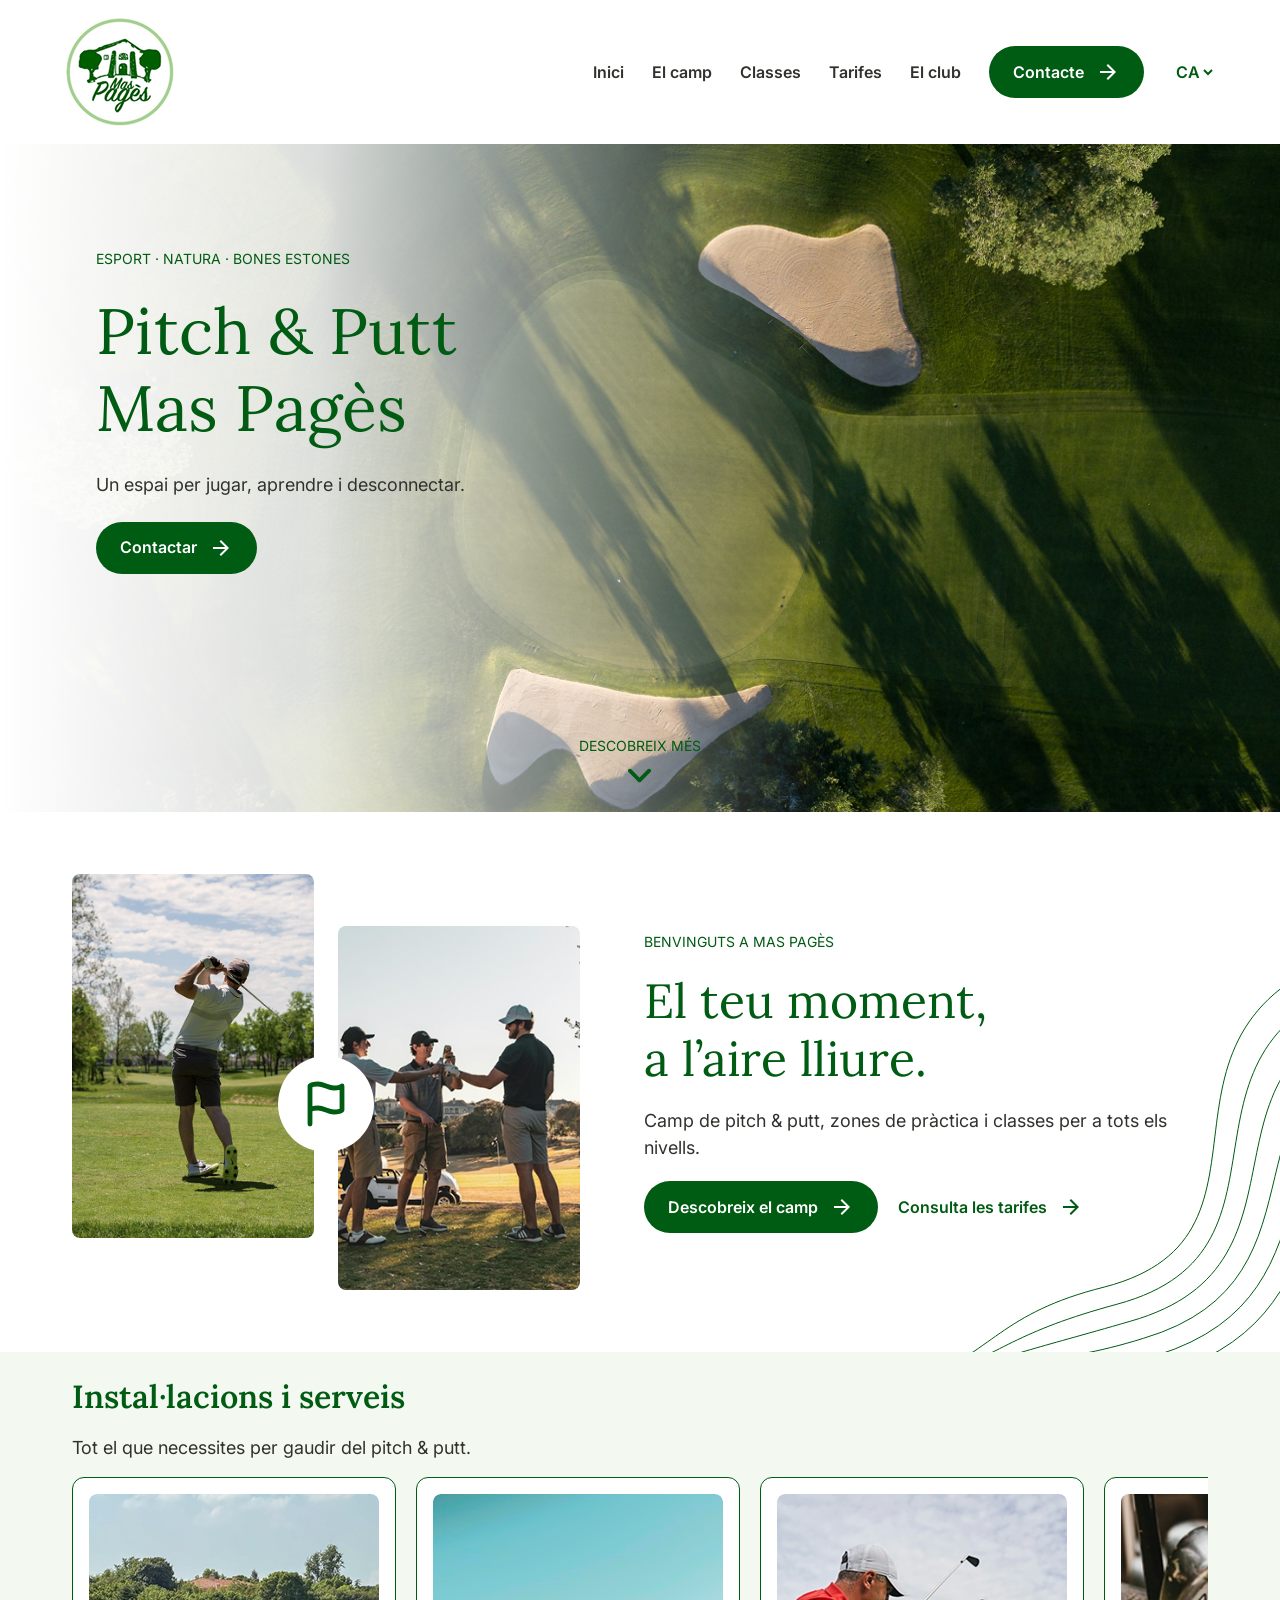
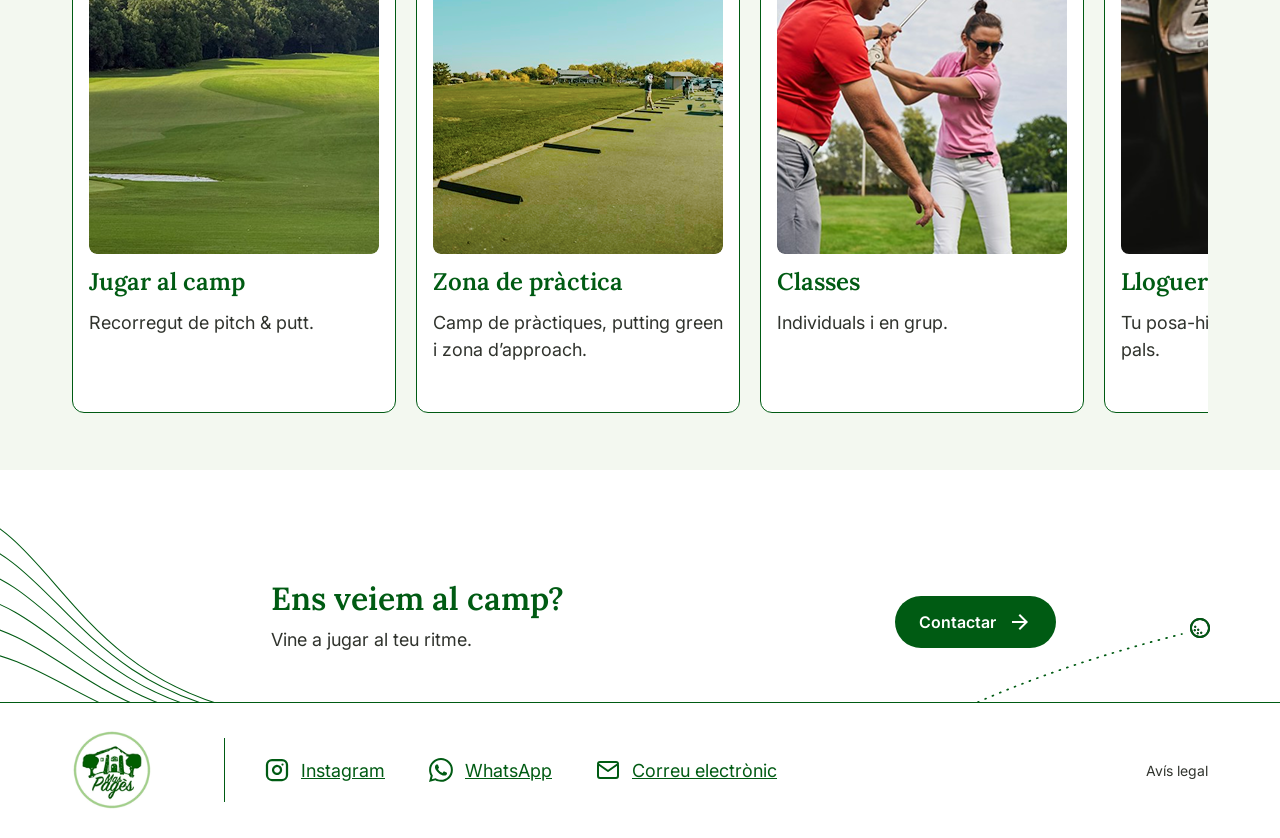
<file: index.html>
<!doctype html>
<html lang="ca">
  <head>
    <meta charset="UTF-8" />
    <meta name="viewport" content="width=device-width, initial-scale=1.0" />
    <title>Maspagès — Pitch & Putt</title>

    <link rel="stylesheet" href="css/styles.css" />
    <script src="js/main.js" defer></script>

    <link rel="preconnect" href="https://fonts.googleapis.com" />
    <link rel="preconnect" href="https://fonts.gstatic.com" crossorigin />
    <link
      href="https://fonts.googleapis.com/css2?family=Inter:wght@400;600&family=Lora:wght@400;600&display=swap"
      rel="stylesheet"
    />
  </head>

  <body>
    <header class="header">
      <a href="index.html" class="logo">
        <img
          src="images/Logo original.png"
          alt="Maspagès — Inici"
          data-traduccio-alt="logoAlt"
        />
      </a>

      <button
        class="menu-toggle"
        type="button"
        aria-label="Obrir menú"
        data-traduccio-label="openMenu"
        aria-expanded="false"
        aria-controls="header-menu"
      >
        <img src="images/menu.svg" alt="" />
      </button>

      <div class="header-menu" id="header-menu">
        <div class="menu-heading">
          <h2 data-traduccio="menu">Menú</h2>

          <button
            class="menu-close"
            type="button"
            aria-label="Tancar menú"
            data-traduccio-label="closeMenu"
          >
            <img src="images/tancar.svg" alt="" />
          </button>
        </div>

        <nav
          class="nav text-menu-button"
          aria-label="Navegació principal"
          data-traduccio-label="navigation"
        >
          <a href="index.html" aria-current="page" data-traduccio="home">
            Inici
          </a>
          <a href="html/camp.html" data-traduccio="course">El camp</a>
          <a href="html/classes.html" data-traduccio="lessons">Classes</a>
          <a href="html/tarifes.html" data-traduccio="prices">Tarifes</a>
          <a href="html/club.html" data-traduccio="club">El club</a>
          <a
            href="html/contacte.html"
            class="contact-button"
            data-traduccio="contact"
          >
            Contacte
          </a>
        </nav>

        <select
          class="language-select text-menu-button"
          aria-label="Idioma"
          data-traduccio-label="language"
        >
          <option value="ca">CA</option>
          <option value="es">ES</option>
          <option value="fr">FR</option>
          <option value="en">EN</option>
        </select>
      </div>
    </header>

    <main>
      <section class="hero">
        <div class="hero-content">
          <p class="text-secondary" data-traduccio="heroLabel">
            ESPORT · NATURA · BONES ESTONES
          </p>

          <h1 class="text-hero">
            Pitch &amp; Putt<br />
            Mas Pagès
          </h1>

          <p class="text-body" data-traduccio="heroDescription">
            Un espai per jugar, aprendre i desconnectar.
          </p>

          <a
            href="html/contacte.html"
            class="button text-menu-button"
            data-traduccio="contactAction"
          >
            Contactar
          </a>
        </div>

        <a
          href="#presentacio"
          class="discover-more text-secondary"
          data-traduccio="discoverMore"
        >
          DESCOBREIX MÉS
          <img src="images/fletxa-avall.svg" alt="" />
        </a>
      </section>

      <section class="presentation" id="presentacio">
        <div class="presentation-images">
          <div class="presentation-photo"></div>
          <div class="presentation-photo presentation-photo-second"></div>

          <div class="presentation-flag">
            <img src="images/bandera.svg" alt="" />
          </div>
        </div>

        <div class="presentation-content">
          <p class="text-secondary" data-traduccio="welcome">
            BENVINGUTS A MAS PAGÈS
          </p>

          <h2 class="text-page-title" data-traduccio="presentationTitle">
            El teu moment,<br />
            a l’aire lliure.
          </h2>

          <p class="text-body" data-traduccio="presentationDescription">
            Camp de pitch &amp; putt, zones de pràctica i classes per a tots els
            nivells.
          </p>

          <div class="presentation-links">
            <a
              href="html/camp.html"
              class="button text-menu-button"
              data-traduccio="discoverCourse"
            >
              Descobreix el camp
            </a>

            <a
              href="html/tarifes.html"
              class="text-link text-menu-button"
              data-traduccio="viewPrices"
            >
              Consulta les tarifes
            </a>
          </div>
        </div>

        <img
          src="images/corves-presentació.svg"
          class="presentation-curves"
          alt=""
        />
      </section>

      <section class="services">
        <h2 class="text-section-title" data-traduccio="servicesTitle">
          Instal·lacions i serveis
        </h2>

        <p class="text-body" data-traduccio="servicesDescription">
          Tot el que necessites per gaudir del pitch &amp; putt.
        </p>

        <div class="services-list" tabindex="0">
          <div class="service-card">
            <div class="service-image"></div>
            <h3 class="text-card-title" data-traduccio="playTitle">
              Jugar al camp
            </h3>
            <p class="text-body" data-traduccio="playDescription">
              Recorregut de pitch &amp; putt.
            </p>
          </div>

          <div class="service-card">
            <div class="service-image"></div>
            <h3 class="text-card-title" data-traduccio="practiceTitle">
              Zona de pràctica
            </h3>
            <p class="text-body" data-traduccio="practiceDescription">
              Camp de pràctiques, putting green i zona d’approach.
            </p>
          </div>

          <div class="service-card">
            <div class="service-image"></div>
            <h3 class="text-card-title" data-traduccio="lessons">Classes</h3>
            <p class="text-body" data-traduccio="lessonsDescription">
              Individuals i en grup.
            </p>
          </div>

          <div class="service-card">
            <div class="service-image"></div>
            <h3 class="text-card-title" data-traduccio="rentalTitle">
              Lloguer de material
            </h3>
            <p class="text-body" data-traduccio="rentalDescription">
              Tu posa-hi les ganes, nosaltres els pals.
            </p>
          </div>

          <div class="service-card">
            <div class="service-image"></div>
            <h3 class="text-card-title">Bar</h3>
            <p class="text-body" data-traduccio="barDescription">
              Un espai per prendre alguna cosa abans o després de jugar.
            </p>
          </div>
        </div>
      </section>
    </main>

    <footer class="footer">
      <div class="footer-contact">
        <div class="footer-text">
          <h2 class="text-section-title" data-traduccio="footerTitle">
            Ens veiem al camp?
          </h2>
          <p class="text-body" data-traduccio="footerDescription">
            Vine a jugar al teu ritme.
          </p>
        </div>

        <a
          href="html/contacte.html"
          class="button text-menu-button"
          data-traduccio="contactAction"
        >
          Contactar
        </a>

        <img src="images/corbes-footer.svg" class="footer-curves" alt="" />
        <img src="images/trajectoria.svg" class="footer-trajectory" alt="" />
      </div>

      <div class="footer-bottom">
        <a href="index.html" class="footer-logo">
          <img
            src="images/Logo original.png"
            alt="Maspagès — Inici"
            data-traduccio-alt="logoAlt"
          />
        </a>

        <div class="footer-info">
          <div class="footer-socials">
            <a href="https://www.instagram.com/maspagesgolf/" class="instagram">
              <img src="images/instagram.svg" alt="" />
              Instagram
            </a>

            <a href="https://wa.me/34600000000" class="whatsapp">
              <img src="images/whatsapp.svg" alt="" />
              WhatsApp
            </a>

            <a
              href="mailto:maspages@maspages.com"
              class="correu"
              data-traduccio="email"
            >
              <img src="images/correu.svg" alt="" />
              Correu electrònic
            </a>
          </div>

          <a
            href="#"
            class="footer-legal text-secondary"
            data-traduccio="legal"
          >
            Avís legal
          </a>
        </div>
      </div>
    </footer>
  </body>
</html>
</file>
<file: css/styles.css>
:root {
  --verd-fosc: #005b13;
  --verd-clar: #f3f8f0;
  --blanc: #ffffff;
  --gris-fosc: #30332d;
  --verd-hover: #a8cd91;
}

/* Base */

* {
  box-sizing: border-box;
}

body {
  margin: 0;
  font-family: "Inter", sans-serif;
  font-size: 18px;
  font-weight: 400;
  line-height: 1.5;
  color: var(--gris-fosc);
  background-color: var(--blanc);
}

h1,
h2,
h3,
p {
  margin: 0;
}

img {
  display: block;
  max-width: 100%;
}

button,
input,
select,
textarea {
  font: inherit;
}

/* Tipografies */

.text-hero,
.text-page-title,
.text-section-title,
.text-card-title {
  font-family: "Lora", serif;
}

.text-hero,
.text-page-title {
  font-weight: 400;
  line-height: 1.2;
}

.text-section-title,
.text-card-title {
  font-weight: 600;
  line-height: 1.3;
}

.text-hero {
  font-size: 64px;
}

.text-page-title {
  font-size: 48px;
}

.text-section-title {
  font-size: 32px;
}

.text-card-title {
  font-size: 24px;
}

.text-menu-button,
.button,
.nav .contact-button {
  font-family: "Inter", sans-serif;
  font-size: 16px;
  font-weight: 600;
  line-height: 1.4;
}

.text-secondary {
  font-size: 14px;
}

/* Amplada compartida */

.presentation,
.services,
.footer {
  width: 100%;
  max-width: 1440px;
  margin: 0 auto;
}

/* Header */

.header {
  display: flex;
  align-items: center;
  gap: 28px;
  padding: 16px 64px;
  background-color: var(--blanc);
}

.logo {
  flex-shrink: 0;
}

.logo img {
  width: 112px;
}

.nav {
  display: flex;
  align-items: center;
  gap: 28px;
  margin-left: auto;
}

.nav a {
  position: relative;
  display: inline-block;
  color: var(--gris-fosc);
  text-decoration: none;
  transition:
    transform 0.15s ease,
    color 0.15s ease,
    background-color 0.15s ease;
}

.nav a:not(.contact-button)::after {
  content: "";
  position: absolute;
  left: 0;
  bottom: -6px;
  width: 100%;
  height: 1px;
  background-color: var(--verd-fosc);
  opacity: 0;
  transition: opacity 0.15s ease;
}

.nav a:not(.contact-button):hover {
  transform: translateY(-2px);
  color: var(--verd-fosc);
}

.nav a:not(.contact-button):hover::after {
  opacity: 1;
}

/* Botons */

.button,
.nav .contact-button {
  display: inline-flex;
  align-items: center;
  justify-content: center;
  gap: 12px;
  min-height: 52px;
  padding: 14px 24px;
  border-radius: 28px;
  text-decoration: none;
  color: var(--blanc);
  background-color: var(--verd-fosc);
  transition:
    color 0.15s ease,
    background-color 0.15s ease;
}

.button:hover,
.nav .contact-button:hover {
  background-color: var(--verd-hover);
  color: var(--verd-fosc);
}

/* Fletxes dels botons i de l’enllaç de tarifes */

.button::after,
.nav .contact-button::after,
.text-link::after {
  content: "";
  display: block;
  width: 24px;
  height: 24px;
  flex-shrink: 0;
  background-color: currentColor;
  mask: url("../images/fletxa-dreta.svg") center / contain no-repeat;
}

/* Selector d’idioma */

.language-select {
  color: var(--verd-fosc);
  background-color: transparent;
  border: 0;
  cursor: pointer;
}

.language-select:focus {
  outline: none;
}

/* Hero */

.hero {
  display: flex;
  flex-direction: column;
  justify-content: space-between;
  min-height: 668px;
  padding: 104px 96px 24px;

  background-image:
    linear-gradient(
      to right,
      #ffffff 0%,
      rgba(255, 255, 255, 0.85) 25%,
      rgba(255, 255, 255, 0) 65%
    ),
    url("../images/hero-img.png");
  background-size: cover;
  background-position: center;
  background-repeat: no-repeat;
}

.hero-content {
  display: flex;
  flex-direction: column;
  align-items: flex-start;
  gap: 24px;
  width: 100%;
  max-width: 850px;
}

.hero .text-secondary,
.hero h1,
.presentation-content .text-secondary,
.presentation-content h2,
.services h2,
.service-card h3,
.footer-text h2 {
  color: var(--verd-fosc);
}

.discover-more {
  display: flex;
  flex-direction: column;
  align-items: center;
  align-self: center;
  gap: 8px;
  margin-top: 80px;
  color: var(--gris-fosc);
  text-decoration: none;
}

.discover-more img {
  width: 24px;
  height: 24px;
  transition: transform 0.15s ease;
}

.discover-more:hover img {
  transform: translateY(3px);
}

/* Presentació */

.presentation {
  position: relative;
  isolation: isolate;
  display: flex;
  align-items: center;
  gap: 64px;
  min-height: 540px;
  padding: 34px 72px;
  overflow: hidden;
}

.presentation-images {
  position: relative;
  display: grid;
  grid-template-columns: repeat(2, minmax(0, 1fr));
  gap: 24px;
  flex: 0 1 584px;
  min-width: 0;
  padding-bottom: 52px;
}

.presentation-photo,
.service-image {
  background-size: cover;
  background-position: center;
  background-repeat: no-repeat;
}

.presentation-photo {
  aspect-ratio: 280 / 420;
  border-radius: 8px;
  background-image: url("../images/presentacio-img-1.png");
}

.presentation-photo-second {
  transform: translateY(52px);
  background-image: url("../images/presentacio-img-2.png");
}

.presentation-flag {
  position: absolute;
  left: 50%;
  top: calc(50% - 26px);
  transform: translateX(-50%);
  display: flex;
  align-items: center;
  justify-content: center;
  width: 96px;
  height: 96px;
  border-radius: 50%;
  background-color: var(--blanc);
}

.presentation-flag img {
  width: 48px;
  height: 48px;
}

.presentation-content {
  display: flex;
  flex-direction: column;
  align-items: flex-start;
  justify-content: center;
  gap: 20px;
  flex: 0 1 648px;
  min-width: 0;
  min-height: 430px;
}

.presentation-links {
  display: flex;
  align-items: center;
  flex-wrap: wrap;
  gap: 16px;
}

/* Enllaç de tarifes */

.text-link {
  position: relative;
  display: inline-flex;
  align-items: center;
  justify-content: center;
  gap: 12px;
  min-height: 52px;
  padding: 0 4px;
  color: var(--verd-fosc);
  text-decoration: none;
  transition: transform 0.15s ease;
}

.text-link::before {
  content: "";
  position: absolute;
  left: 4px;
  right: 4px;
  bottom: 6px;
  height: 1px;
  background-color: currentColor;
  opacity: 0;
  transition: opacity 0.15s ease;
}

.text-link:hover {
  transform: scale(1.03);
}

.text-link:hover::before {
  opacity: 1;
}

/* Decoracions */

.presentation-curves,
.footer-curves,
.footer-trajectory {
  position: absolute;
  max-width: none;
  z-index: -1;
  pointer-events: none;
}

.presentation-curves {
  bottom: -27px;
  right: -93px;
  width: 472px;
  height: 394px;
}

.footer-curves {
  top: -35px;
  left: -20px;
  width: 310px;
  height: auto;
}

.footer-trajectory {
  top: 64px;
  right: 56px;
  width: 300px;
  height: 120px;
}

/* Instal·lacions i serveis */

.services {
  position: relative;
  isolation: isolate;
  display: flex;
  flex-direction: column;
  gap: 16px;
  min-height: 779px;
  padding: 24px 72px 118px;
}

.services::before {
  content: "";
  position: absolute;
  inset: 0 0 73px;
  z-index: -1;
  background-color: var(--verd-clar);
}

.services-list {
  display: flex;
  gap: 20px;
  overflow-x: auto;
  padding-bottom: 12px;
  scrollbar-width: thin;
  scrollbar-color: var(--verd-fosc) var(--verd-clar);
}

.service-card {
  display: flex;
  flex-direction: column;
  gap: 12px;
  flex: 0 0 324px;
  min-height: 536px;
  padding: 16px;
  border: 1px solid var(--verd-fosc);
  border-radius: 12px;
  background-color: var(--blanc);
}

.service-image {
  height: 360px;
  flex-shrink: 0;
  border-radius: 8px;
}

.service-card:nth-child(1) .service-image {
  background-image: url("../images/camp.png");
}

.service-card:nth-child(2) .service-image {
  background-image: url("../images/practica.png");
}

.service-card:nth-child(3) .service-image {
  background-image: url("../images/classe.png");
}

.service-card:nth-child(4) .service-image {
  background-image: url("../images/lloguer.png");
}

.service-card:nth-child(5) .service-image {
  background-image: url("../images/bar.png");
}

/* Footer */

.footer-contact {
  position: relative;
  isolation: isolate;
  display: flex;
  align-items: center;
  justify-content: space-between;
  gap: 40px;
  min-height: 159px;
  padding: 35.5px 224px 35.5px 271px;
}

.footer-text {
  display: flex;
  flex-direction: column;
  gap: 6px;
  min-height: 88px;
}

.footer-contact .button {
  flex-shrink: 0;
}

.footer-bottom {
  position: relative;
  display: flex;
  align-items: center;
  gap: 40px;
  min-height: 136px;
  padding: 12px 72px;
  border-top: 1px solid var(--verd-fosc);
  background-color: var(--blanc);
}

.footer-logo {
  flex: 0 0 112px;
}

.footer-logo img {
  width: 80px;
}

.footer-info {
  display: flex;
  align-items: center;
  gap: 40px;
  flex: 1;
  min-width: 0;
}

.footer-socials {
  display: flex;
  align-items: center;
  gap: 44px;
  min-height: 64px;
  padding-left: 40px;
  border-left: 1px solid var(--verd-fosc);
}

.footer-socials a {
  display: inline-flex;
  align-items: center;
  gap: 12px;
  color: var(--verd-fosc);
  text-decoration: underline;
  white-space: nowrap;
  transition: transform 0.15s ease;
}

.footer-socials a img {
  width: 24px;
  height: 24px;
}

.footer-socials a:hover {
  transform: translateY(-2px);
}

.footer-legal {
  width: 100px;
  margin-left: auto;
  flex-shrink: 0;
  color: var(--gris-fosc);
  text-align: right;
  text-decoration: none;
}

.footer-legal:hover {
  text-decoration: underline;
}

/* Contenidor de navegació i idioma */

.header-menu {
  display: flex;
  align-items: center;
  gap: 28px;
  margin-left: auto;
}

/* Controls que només apareixen al mòbil */

.menu-toggle,
.menu-heading {
  display: none;
}

.menu-toggle,
.menu-close {
  align-items: center;
  justify-content: center;
  width: 44px;
  height: 44px;
  padding: 10px;
  border: 0;
  background-color: transparent;
  cursor: pointer;
}

.menu-toggle img,
.menu-close img {
  width: 24px;
  height: 24px;
}

[data-traduccio="presentationTitle"] {
  white-space: pre-line;
}

/* Mòbil */

@media (max-width: 768px) {
  /* Header */

  .header {
    justify-content: space-between;
    gap: 16px;
    padding: 12px 24px;
  }

  .logo img {
    width: 64px;
  }

  .menu-toggle,
  .menu-close {
    display: inline-flex;
  }

  .header-menu {
    position: fixed;
    inset: 0;
    z-index: 1;
    display: none;
    flex-direction: column;
    align-items: stretch;
    gap: 12px;
    margin: 0;
    padding: 24px;
    overflow-y: auto;
    background-color: var(--blanc);
  }

  .header-menu.is-open {
    display: flex;
  }

  .menu-heading {
    display: flex;
    align-items: flex-start;
    justify-content: space-between;
    min-height: 44px;
  }

  .menu-heading h2 {
    font-family: "Lora", serif;
    font-size: 22px;
    font-weight: 600;
    line-height: 1.3;
    color: var(--verd-fosc);
  }

  .nav {
    flex-direction: column;
    align-items: flex-start;
    gap: 12px;
    margin: 0;
  }

  .nav a {
    display: inline-flex;
    align-items: center;
    min-height: 52px;
    padding: 0 4px;
  }

  .nav .contact-button,
  .nav .contact-button:hover {
    justify-content: flex-start;
    padding: 0 4px;
    border-radius: 0;
    color: var(--gris-fosc);
    background-color: transparent;
  }

  .nav .contact-button::after {
    display: none;
  }

  .header-menu .language-select {
    align-self: flex-start;
    min-height: 44px;
    margin-top: 12px;
  }

  /* Hero */

  .hero {
    min-height: 560px;
    padding: 64px 24px 24px;
  }

  .hero .text-hero {
    font-size: 40px;
  }

  .hero .text-body {
    font-size: 16px;
  }

  /* Presentació */

  .presentation {
    flex-direction: column;
    align-items: stretch;
    gap: 24px;
    min-height: auto;
    padding: 36px 24px;
  }

  .presentation-images {
    flex: auto;
    padding-bottom: 36px;
  }

  .presentation-photo {
    aspect-ratio: 159 / 264;
  }

  .presentation-photo-second {
    transform: translateY(36px);
  }

  .presentation-flag {
    top: calc(50% - 20px);
    width: 72px;
    height: 72px;
  }

  .presentation-flag img {
    width: 36px;
    height: 36px;
  }

  .presentation-content {
    flex: auto;
    min-height: auto;
    gap: 24px;
  }

  .presentation-links {
    flex-direction: column;
    align-items: flex-start;
    gap: 8px;
  }

  .presentation-curves,
  .footer-curves,
  .footer-trajectory {
    display: none;
  }

  /* Serveis */

  .services {
    min-height: 774px;
    gap: 20px;
    padding: 36px 24px;
  }

  .services::before {
    inset: 0;
    opacity: 0.14;
  }

  .services h2,
  .footer-text h2 {
    font-size: 26px;
  }

  .services-list {
    gap: 16px;
    min-height: 580px;
    align-items: flex-start;
  }

  .service-card {
    min-height: 527px;
  }

  .service-card h3 {
    font-size: 22px;
  }

  .services .text-body,
  .footer-text p {
    font-size: 16px;
  }

  /* Footer */

  .footer-contact {
    flex-direction: column;
    align-items: flex-start;
    gap: 16px;
    padding: 36px 24px;
  }

  .footer-text {
    min-height: auto;
    gap: 16px;
  }

  .footer-bottom {
    gap: 24px;
    min-height: 184px;
    padding: 24px;
  }

  .footer-logo {
    flex-basis: 88px;
  }

  .footer-logo img {
    width: 72px;
  }

  .footer-info {
    flex-direction: column;
    align-items: stretch;
    gap: 12px;
  }

  .footer-socials {
    flex-direction: column;
    align-items: flex-start;
    gap: 12px;
    min-height: auto;
    padding: 0;
    border: 0;
  }

  .footer-legal {
    width: 100%;
    margin: 0;
  }
}
</file>
